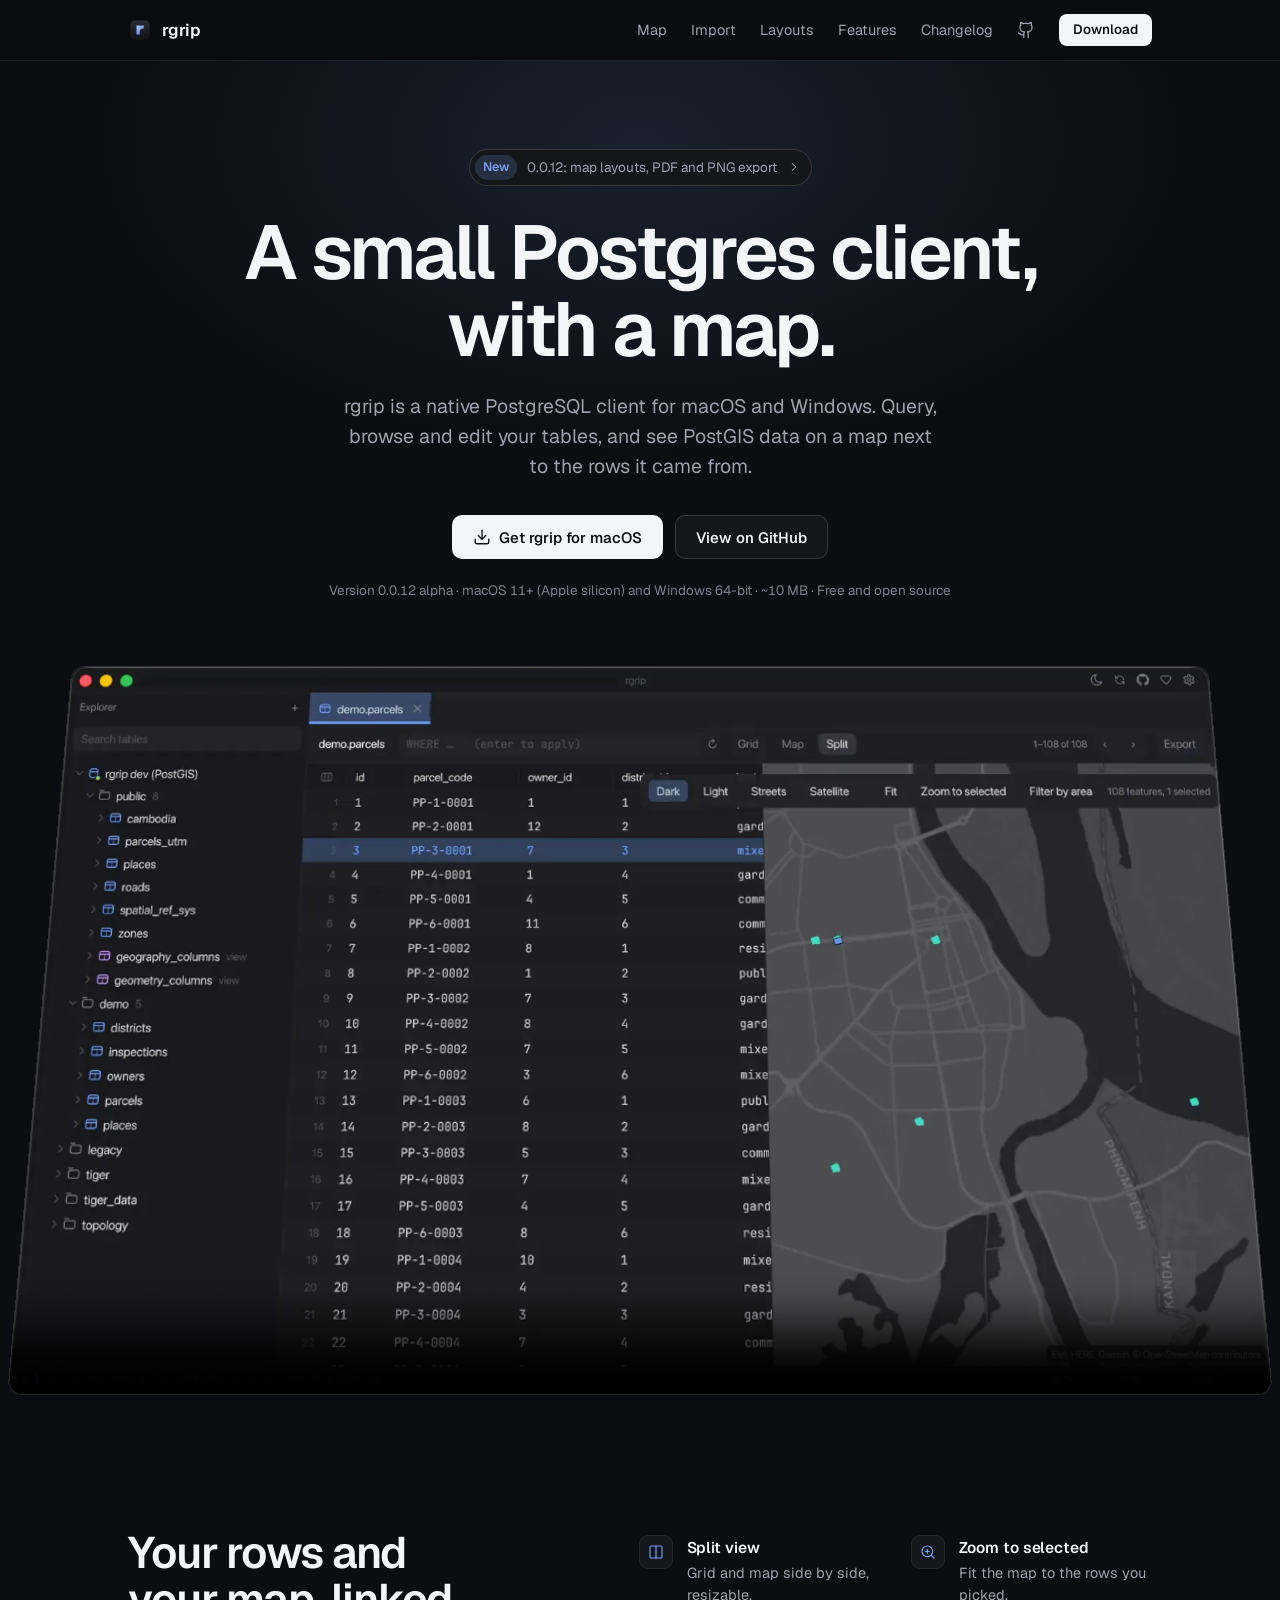
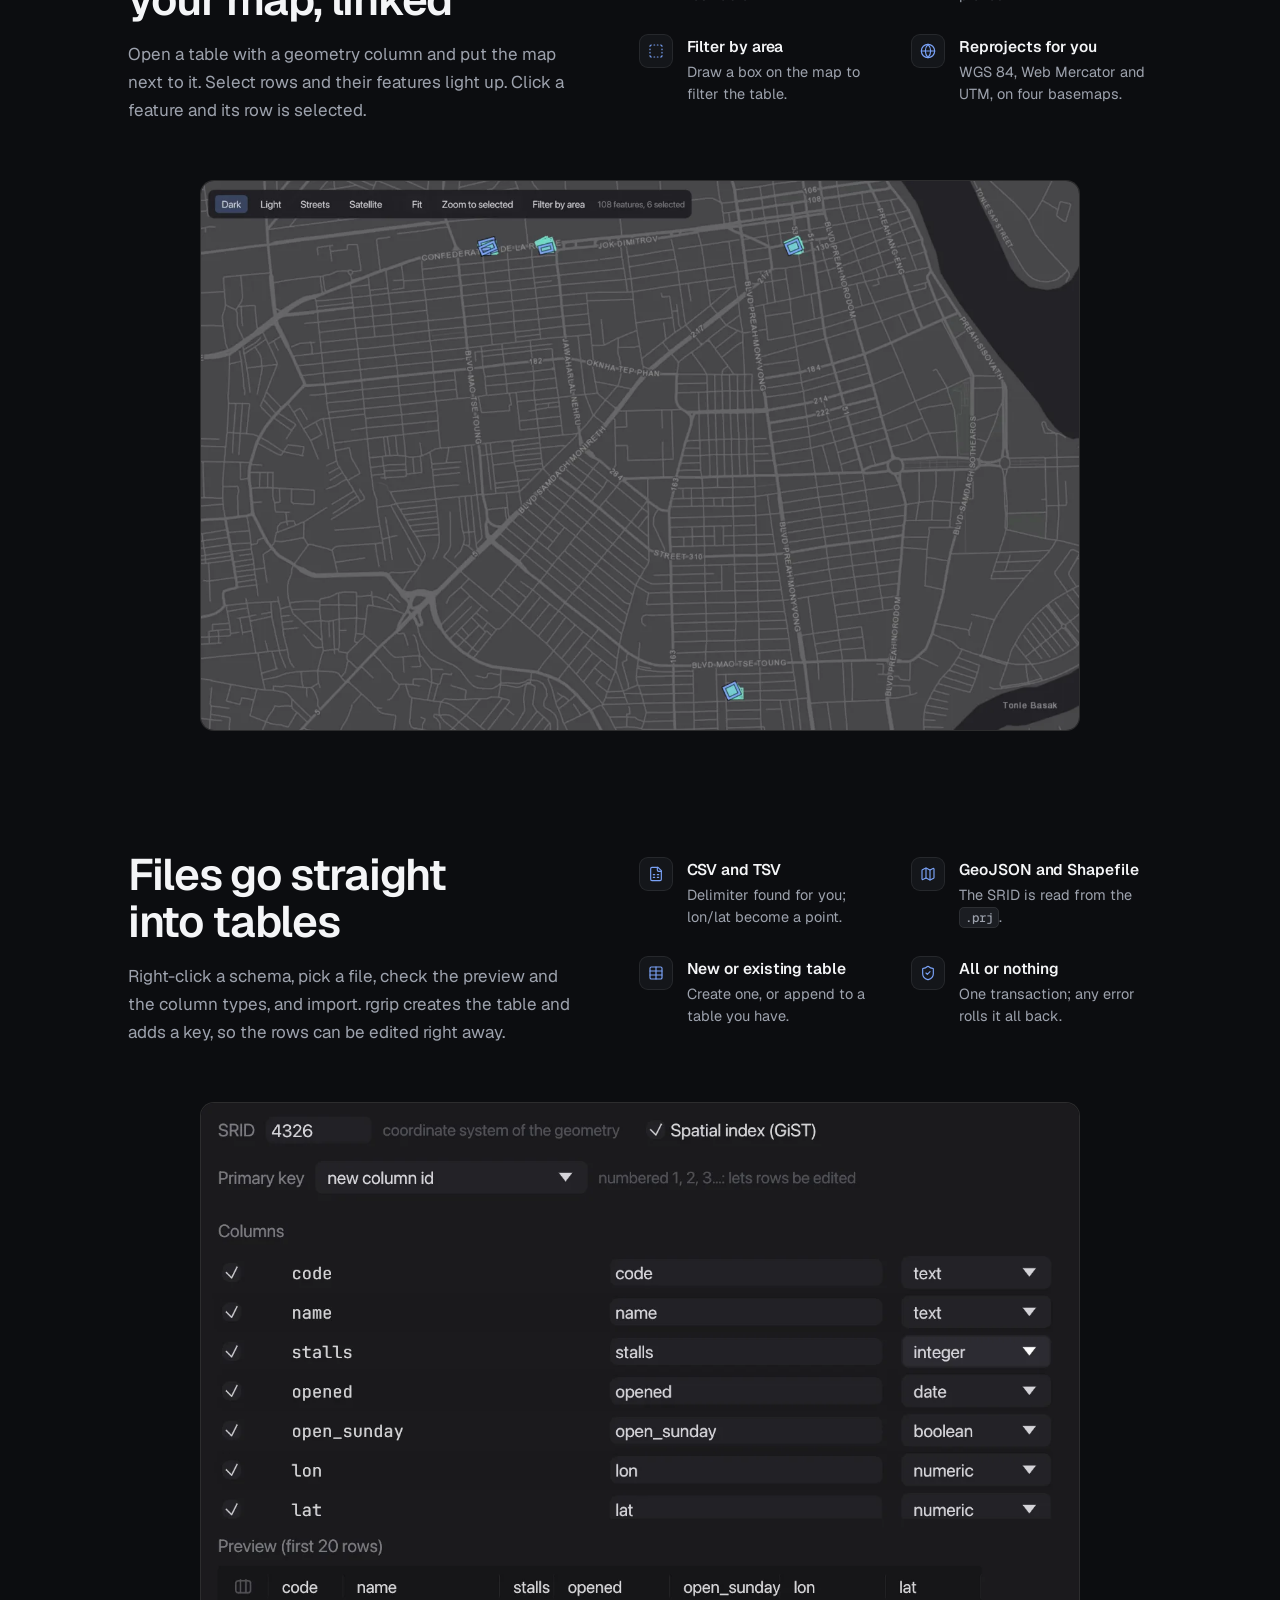
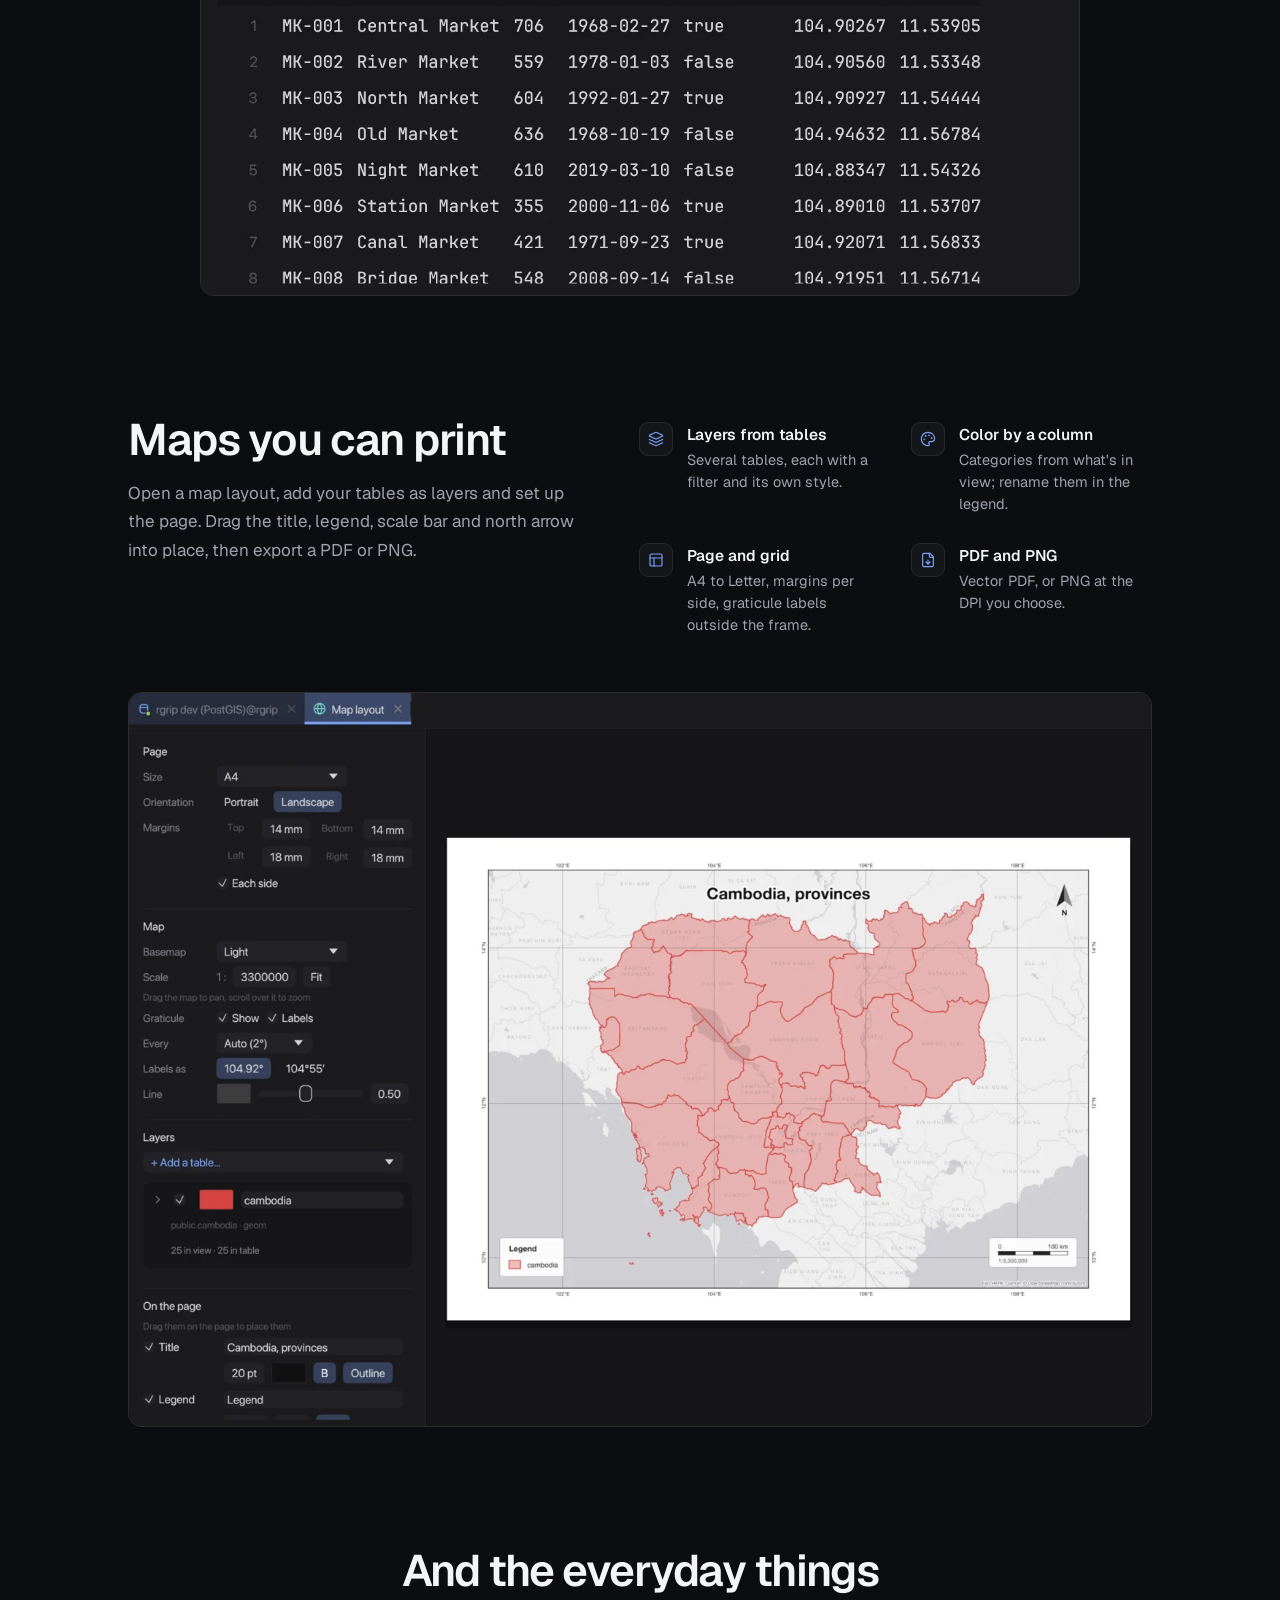
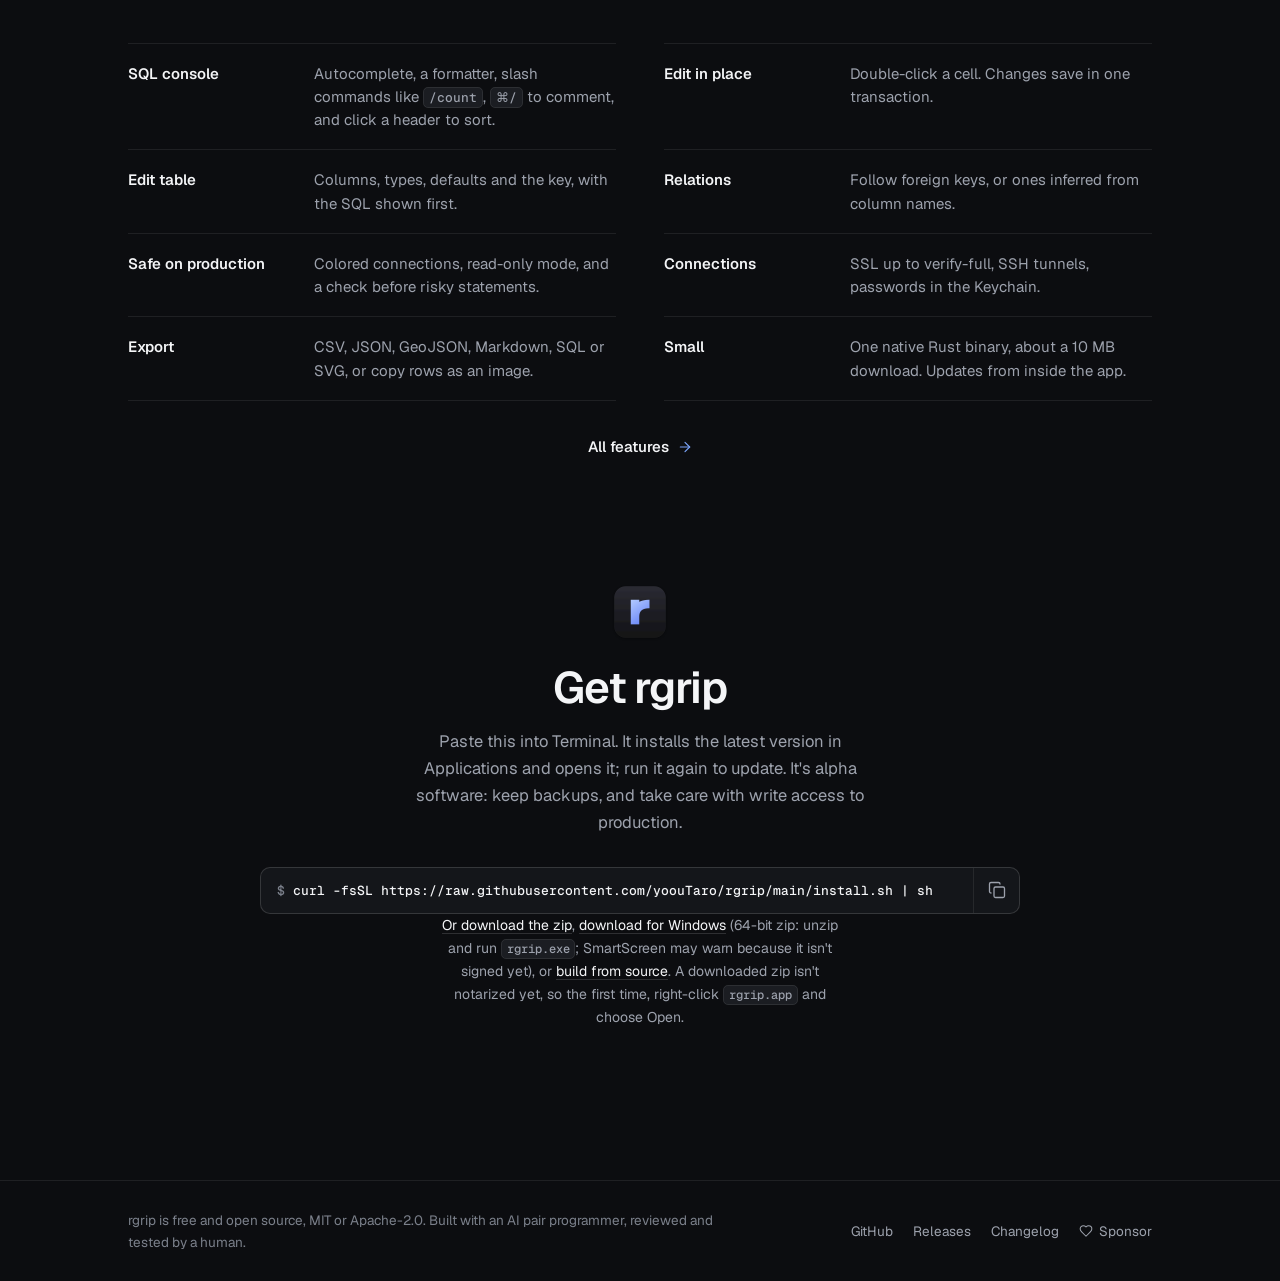
<file: site/index.html>
<!doctype html>
<html lang="en">
<head>
  <meta charset="utf-8">
  <meta name="viewport" content="width=device-width, initial-scale=1">
  <title>rgrip: a small Postgres client, with a map</title>
  <meta name="description" content="A small native PostgreSQL client for macOS and Windows with a built-in map for PostGIS data. Free and open source.">
  <meta name="theme-color" content="#0c0d10">
  <link rel="icon" type="image/png" href="img/icon.png">
  <link rel="apple-touch-icon" href="img/icon.png">
  <link rel="canonical" href="https://yoouTaro.github.io/rgrip/">

  <meta property="og:type" content="website">
  <meta property="og:site_name" content="rgrip">
  <meta property="og:title" content="rgrip: a small Postgres client, with a map">
  <meta property="og:description" content="A small native PostgreSQL client for macOS and Windows with a built-in map for PostGIS data. Free and open source.">
  <meta property="og:url" content="https://yoouTaro.github.io/rgrip/">
  <meta property="og:image" content="https://yoouTaro.github.io/rgrip/img/og.png">
  <meta name="twitter:card" content="summary_large_image">
  <meta name="twitter:title" content="rgrip: a small Postgres client, with a map">
  <meta name="twitter:description" content="A small native PostgreSQL client for macOS and Windows with a built-in map for PostGIS data. Free and open source.">
  <meta name="twitter:image" content="https://yoouTaro.github.io/rgrip/img/og.png">

  <link rel="preload" href="fonts/geist.woff2" as="font" type="font/woff2" crossorigin>
  <link rel="stylesheet" href="style.css?v=13">
  <script src="main.js?v=13" defer></script>
</head>
<body>
  <a class="skip" href="#main">Skip to content</a>

  <header class="top">
    <div class="wrap top-in">
      <a class="mark" href="#top" aria-label="rgrip home">
        <img src="img/icon.png" alt="" width="24" height="24"><span>rgrip</span>
      </a>
      <nav aria-label="Primary">
        <a href="#map">Map</a>
        <a href="#import">Import</a>
        <a href="#layout">Layouts</a>
        <a href="features.html">Features</a>
        <a href="https://github.com/yoouTaro/rgrip/blob/main/CHANGELOG.md">Changelog</a>
        <a href="https://github.com/yoouTaro/rgrip" class="nav-gh" aria-label="GitHub"><svg class="ico" viewBox="0 0 24 24" aria-hidden="true"><path d="M15 22v-4a4.8 4.8 0 0 0-1-3.5c3 0 6-2 6-5.5.08-1.25-.27-2.48-1-3.5.28-1.15.28-2.35 0-3.5 0 0-1 0-3 1.5-2.64-.5-5.36-.5-8 0C6 2 5 2 5 2c-.3 1.15-.3 2.35 0 3.5A5.403 5.403 0 0 0 4 9c0 3.5 3 5.5 6 5.5-.39.49-.68 1.05-.85 1.65-.17.6-.22 1.23-.15 1.85v4"/><path d="M9 18c-4.51 2-5-2-7-2"/></svg></a>
        <a class="btn btn-sm btn-primary" data-download href="https://github.com/yoouTaro/rgrip/releases"><span>Download</span></a>
      </nav>
    </div>
  </header>

  <main id="main">
    <section class="hero" id="top">
      <div class="wrap">
        <a class="pill" href="https://github.com/yoouTaro/rgrip/releases/tag/v0.0.12-alpha"><span class="pill-tag">New</span><span><span data-version>0.0.12</span>: map layouts, PDF and PNG export</span><svg class="ico" viewBox="0 0 24 24" aria-hidden="true"><path d="m9 18 6-6-6-6"/></svg></a>
        <h1>A small Postgres client,<br>with a map.</h1>
        <p class="lead">rgrip is a native PostgreSQL client for macOS and Windows. Query, browse and edit your tables, and see PostGIS data on a map next to the rows it came from.</p>
        <div class="cta">
          <a class="btn btn-primary" href="#download"><svg class="ico" viewBox="0 0 24 24" aria-hidden="true"><path d="M12 15V3"/><path d="M21 15v4a2 2 0 0 1-2 2H5a2 2 0 0 1-2-2v-4"/><path d="m7 10 5 5 5-5"/></svg><span>Get rgrip for macOS</span></a>
          <a class="btn btn-ghost" href="https://github.com/yoouTaro/rgrip">View on GitHub</a>
        </div>
        <p class="fine">Version <span data-version>0.0.12</span> alpha · macOS 11+ (Apple silicon) and Windows 64-bit · ~10 MB · Free and open source</p>
      </div>
      <div class="wrap wrap-wide">
        <figure class="shot shot-hero">
          <video src="clips/linked.mp4" poster="img/split.webp" autoplay loop muted playsinline preload="metadata" aria-label="Split view of demo.parcels: selecting rows in the grid highlights the parcels on the map"></video>
        </figure>
      </div>
    </section>

    <section class="section" id="map" aria-labelledby="map-h">
      <div class="wrap split">
        <div class="copy">
          <h2 id="map-h">Your rows and your map, linked</h2>
          <p>Open a table with a geometry column and put the map next to it. Select rows and their features light up. Click a feature and its row is selected.</p>
        </div>
        <ul class="points">
          <li><svg class="ico" viewBox="0 0 24 24" aria-hidden="true"><rect width="18" height="18" x="3" y="3" rx="2"/><path d="M12 3v18"/></svg><div><b>Split view</b><span>Grid and map side by side, resizable.</span></div></li>
          <li><svg class="ico" viewBox="0 0 24 24" aria-hidden="true"><circle cx="11" cy="11" r="8"/><path d="m21 21-4.3-4.3"/><path d="M11 8v6"/><path d="M8 11h6"/></svg><div><b>Zoom to selected</b><span>Fit the map to the rows you picked.</span></div></li>
          <li><svg class="ico" viewBox="0 0 24 24" aria-hidden="true"><path d="M5 3a2 2 0 0 0-2 2"/><path d="M19 3a2 2 0 0 1 2 2"/><path d="M21 19a2 2 0 0 1-2 2"/><path d="M5 21a2 2 0 0 1-2-2"/><path d="M9 3h1"/><path d="M9 21h1"/><path d="M14 3h1"/><path d="M14 21h1"/><path d="M3 9v1"/><path d="M21 9v1"/><path d="M3 14v1"/><path d="M21 14v1"/></svg><div><b>Filter by area</b><span>Draw a box on the map to filter the table.</span></div></li>
          <li><svg class="ico" viewBox="0 0 24 24" aria-hidden="true"><circle cx="12" cy="12" r="10"/><path d="M12 2a14.5 14.5 0 0 0 0 20 14.5 14.5 0 0 0 0-20"/><path d="M2 12h20"/></svg><div><b>Reprojects for you</b><span>WGS 84, Web Mercator and UTM, on four basemaps.</span></div></li>
        </ul>
      </div>
      <div class="wrap">
        <figure class="shot shot-map">
          <img src="img/map.webp" alt="Map view of demo.parcels with six selected parcels highlighted over a dark basemap" width="1400" height="875" loading="lazy">
        </figure>
      </div>
    </section>

    <section class="section" id="import" aria-labelledby="import-h">
      <div class="wrap split">
        <div class="copy">
          <h2 id="import-h">Files go straight into tables</h2>
          <p>Right-click a schema, pick a file, check the preview and the column types, and import. rgrip creates the table and adds a key, so the rows can be edited right away.</p>
        </div>
        <ul class="points">
          <li><svg class="ico" viewBox="0 0 24 24" aria-hidden="true"><path d="M15 2H6a2 2 0 0 0-2 2v16a2 2 0 0 0 2 2h12a2 2 0 0 0 2-2V7Z"/><path d="M14 2v4a2 2 0 0 0 2 2h4"/><path d="M8 13h2"/><path d="M14 13h2"/><path d="M8 17h2"/><path d="M14 17h2"/></svg><div><b>CSV and TSV</b><span>Delimiter found for you; lon/lat become a point.</span></div></li>
          <li><svg class="ico" viewBox="0 0 24 24" aria-hidden="true"><path d="M14.106 5.553a2 2 0 0 0 1.788 0l3.659-1.83A1 1 0 0 1 21 4.619v12.764a1 1 0 0 1-.553.894l-4.553 2.277a2 2 0 0 1-1.788 0l-4.212-2.106a2 2 0 0 0-1.788 0l-3.659 1.83A1 1 0 0 1 3 19.381V6.618a1 1 0 0 1 .553-.894l4.553-2.277a2 2 0 0 1 1.788 0z"/><path d="M15 5.764v15"/><path d="M9 3.236v15"/></svg><div><b>GeoJSON and Shapefile</b><span>The SRID is read from the <code>.prj</code>.</span></div></li>
          <li><svg class="ico" viewBox="0 0 24 24" aria-hidden="true"><path d="M12 3v18"/><rect width="18" height="18" x="3" y="3" rx="2"/><path d="M3 9h18"/><path d="M3 15h18"/></svg><div><b>New or existing table</b><span>Create one, or append to a table you have.</span></div></li>
          <li><svg class="ico" viewBox="0 0 24 24" aria-hidden="true"><path d="M20 13c0 5-3.5 7.5-7.66 8.95a1 1 0 0 1-.67-.01C7.5 20.5 4 18 4 13V6a1 1 0 0 1 1-1c2 0 4.5-1.2 6.24-2.72a1.17 1.17 0 0 1 1.52 0C14.51 3.81 17 5 19 5a1 1 0 0 1 1 1z"/><path d="m9 12 2 2 4-4"/></svg><div><b>All or nothing</b><span>One transaction; any error rolls it all back.</span></div></li>
        </ul>
      </div>
      <div class="wrap">
        <figure class="shot shot-import">
          <picture>
            <source media="(max-width: 640px)" srcset="img/import-mobile.webp" width="1290" height="1164">
            <img src="img/import.webp" alt="Import data dialog: markets.csv with inferred column types, a point column from lon and lat, SRID 4326 and a preview of the rows" width="1400" height="1238" loading="lazy">
          </picture>
        </figure>
      </div>
    </section>

    <section class="section" id="layout" aria-labelledby="layout-h">
      <div class="wrap split">
        <div class="copy">
          <h2 id="layout-h">Maps you can print</h2>
          <p>Open a map layout, add your tables as layers and set up the page. Drag the title, legend, scale bar and north arrow into place, then export a PDF or PNG.</p>
        </div>
        <ul class="points">
          <li><svg class="ico" viewBox="0 0 24 24" aria-hidden="true"><path d="m12.83 2.18a2 2 0 0 0-1.66 0L2.6 6.08a1 1 0 0 0 0 1.83l8.58 3.91a2 2 0 0 0 1.66 0l8.58-3.9a1 1 0 0 0 0-1.83Z"/><path d="m22 17.65-9.17 4.16a2 2 0 0 1-1.66 0L2 17.65"/><path d="m22 12.65-9.17 4.16a2 2 0 0 1-1.66 0L2 12.65"/></svg><div><b>Layers from tables</b><span>Several tables, each with a filter and its own style.</span></div></li>
          <li><svg class="ico" viewBox="0 0 24 24" aria-hidden="true"><path d="M12 22a1 1 0 0 1 0-20 10 9 0 0 1 10 9 5 5 0 0 1-5 5h-2.25a1.75 1.75 0 0 0-1.4 2.8l.3.4a1.75 1.75 0 0 1-1.4 2.8z"/><circle cx="13.5" cy="6.5" r=".5" fill="currentColor"/><circle cx="17.5" cy="10.5" r=".5" fill="currentColor"/><circle cx="6.5" cy="12.5" r=".5" fill="currentColor"/><circle cx="8.5" cy="7.5" r=".5" fill="currentColor"/></svg><div><b>Color by a column</b><span>Categories from what's in view; rename them in the legend.</span></div></li>
          <li><svg class="ico" viewBox="0 0 24 24" aria-hidden="true"><rect width="18" height="18" x="3" y="3" rx="2"/><path d="M3 9h18"/><path d="M9 21V9"/></svg><div><b>Page and grid</b><span>A4 to Letter, margins per side, graticule labels outside the frame.</span></div></li>
          <li><svg class="ico" viewBox="0 0 24 24" aria-hidden="true"><path d="M15 2H6a2 2 0 0 0-2 2v16a2 2 0 0 0 2 2h12a2 2 0 0 0 2-2V7Z"/><path d="M14 2v4a2 2 0 0 0 2 2h4"/><path d="M12 18v-6"/><path d="m9 15 3 3 3-3"/></svg><div><b>PDF and PNG</b><span>Vector PDF, or PNG at the DPI you choose.</span></div></li>
        </ul>
      </div>
      <div class="wrap">
        <figure class="shot shot-layout">
          <img src="img/layout.webp" alt="Map layout tab: the provinces of Cambodia on an A4 landscape page with a graticule, title, legend, scale bar and north arrow, next to the page and layer settings" width="1400" height="1005" loading="lazy">
        </figure>
      </div>
    </section>

    <section class="section" id="features" aria-labelledby="features-h">
      <div class="wrap">
        <h2 id="features-h" class="center">And the everyday things</h2>
        <dl class="list">
          <div><dt>SQL console</dt><dd>Autocomplete, a formatter, slash commands like <code>/count</code>, <kbd>⌘/</kbd> to comment, and click a header to sort.</dd></div>
          <div><dt>Edit in place</dt><dd>Double-click a cell. Changes save in one transaction.</dd></div>
          <div><dt>Edit table</dt><dd>Columns, types, defaults and the key, with the SQL shown first.</dd></div>
          <div><dt>Relations</dt><dd>Follow foreign keys, or ones inferred from column names.</dd></div>
          <div><dt>Safe on production</dt><dd>Colored connections, read-only mode, and a check before risky statements.</dd></div>
          <div><dt>Connections</dt><dd>SSL up to verify-full, SSH tunnels, passwords in the Keychain.</dd></div>
          <div><dt>Export</dt><dd>CSV, JSON, GeoJSON, Markdown, SQL or SVG, or copy rows as an image.</dd></div>
          <div><dt>Small</dt><dd>One native Rust binary, about a 10 MB download. Updates from inside the app.</dd></div>
        </dl>
        <p class="more"><a href="features.html">All features<svg class="ico" viewBox="0 0 24 24" aria-hidden="true"><path d="M5 12h14"/><path d="m12 5 7 7-7 7"/></svg></a></p>
      </div>
    </section>

    <section class="section get" id="download" aria-labelledby="download-h">
      <div class="wrap narrow center">
        <img src="img/icon.png" alt="" width="64" height="64" class="get-icon">
        <h2 id="download-h">Get rgrip</h2>
        <p>Paste this into Terminal. It installs the latest version in Applications and opens it; run it again to update. It's alpha software: keep backups, and take care with write access to production.</p>
        <div class="cmd">
          <code class="cmd-text" tabindex="0">curl -fsSL https://raw.githubusercontent.com/yoouTaro/rgrip/main/install.sh | sh</code>
          <button class="cmd-copy" type="button" data-copy="curl -fsSL https://raw.githubusercontent.com/yoouTaro/rgrip/main/install.sh | sh" aria-label="Copy command"><svg class="ico ico-copy" viewBox="0 0 24 24" aria-hidden="true"><rect width="14" height="14" x="8" y="8" rx="2"/><path d="M4 16c-1.1 0-2-.9-2-2V4c0-1.1.9-2 2-2h10c1.1 0 2 .9 2 2"/></svg><svg class="ico ico-check" viewBox="0 0 24 24" aria-hidden="true"><path d="M20 6 9 17l-5-5"/></svg></button>
        </div>
        <p class="alt"><a data-download href="https://github.com/yoouTaro/rgrip/releases">Or download the zip</a>, <a data-download-windows href="https://github.com/yoouTaro/rgrip/releases">download for Windows</a> (64-bit zip: unzip and run <code>rgrip.exe</code>; SmartScreen may warn because it isn't signed yet), or <a href="https://github.com/yoouTaro/rgrip#build-from-source">build from source</a>. A downloaded zip isn't notarized yet, so the first time, right-click <code>rgrip.app</code> and choose Open.</p>
      </div>
    </section>
  </main>

  <footer class="foot">
    <div class="wrap foot-in">
      <p>rgrip is free and open source, MIT or Apache-2.0. Built with an AI pair programmer, reviewed and tested by a human.</p>
      <nav aria-label="Footer">
        <a href="https://github.com/yoouTaro/rgrip">GitHub</a>
        <a href="https://github.com/yoouTaro/rgrip/releases">Releases</a>
        <a href="https://github.com/yoouTaro/rgrip/blob/main/CHANGELOG.md">Changelog</a>
        <a data-donate href="https://github.com/sponsors/yoouTaro"><svg class="ico" viewBox="0 0 24 24" aria-hidden="true"><path d="M19 14c1.49-1.46 3-3.21 3-5.5A5.5 5.5 0 0 0 16.5 3c-1.76 0-3 .5-4.5 2-1.5-1.5-2.74-2-4.5-2A5.5 5.5 0 0 0 2 8.5c0 2.3 1.5 4.05 3 5.5l7 7Z"/></svg>Sponsor</a>
      </nav>
    </div>
  </footer>
</body>
</html>
</file>
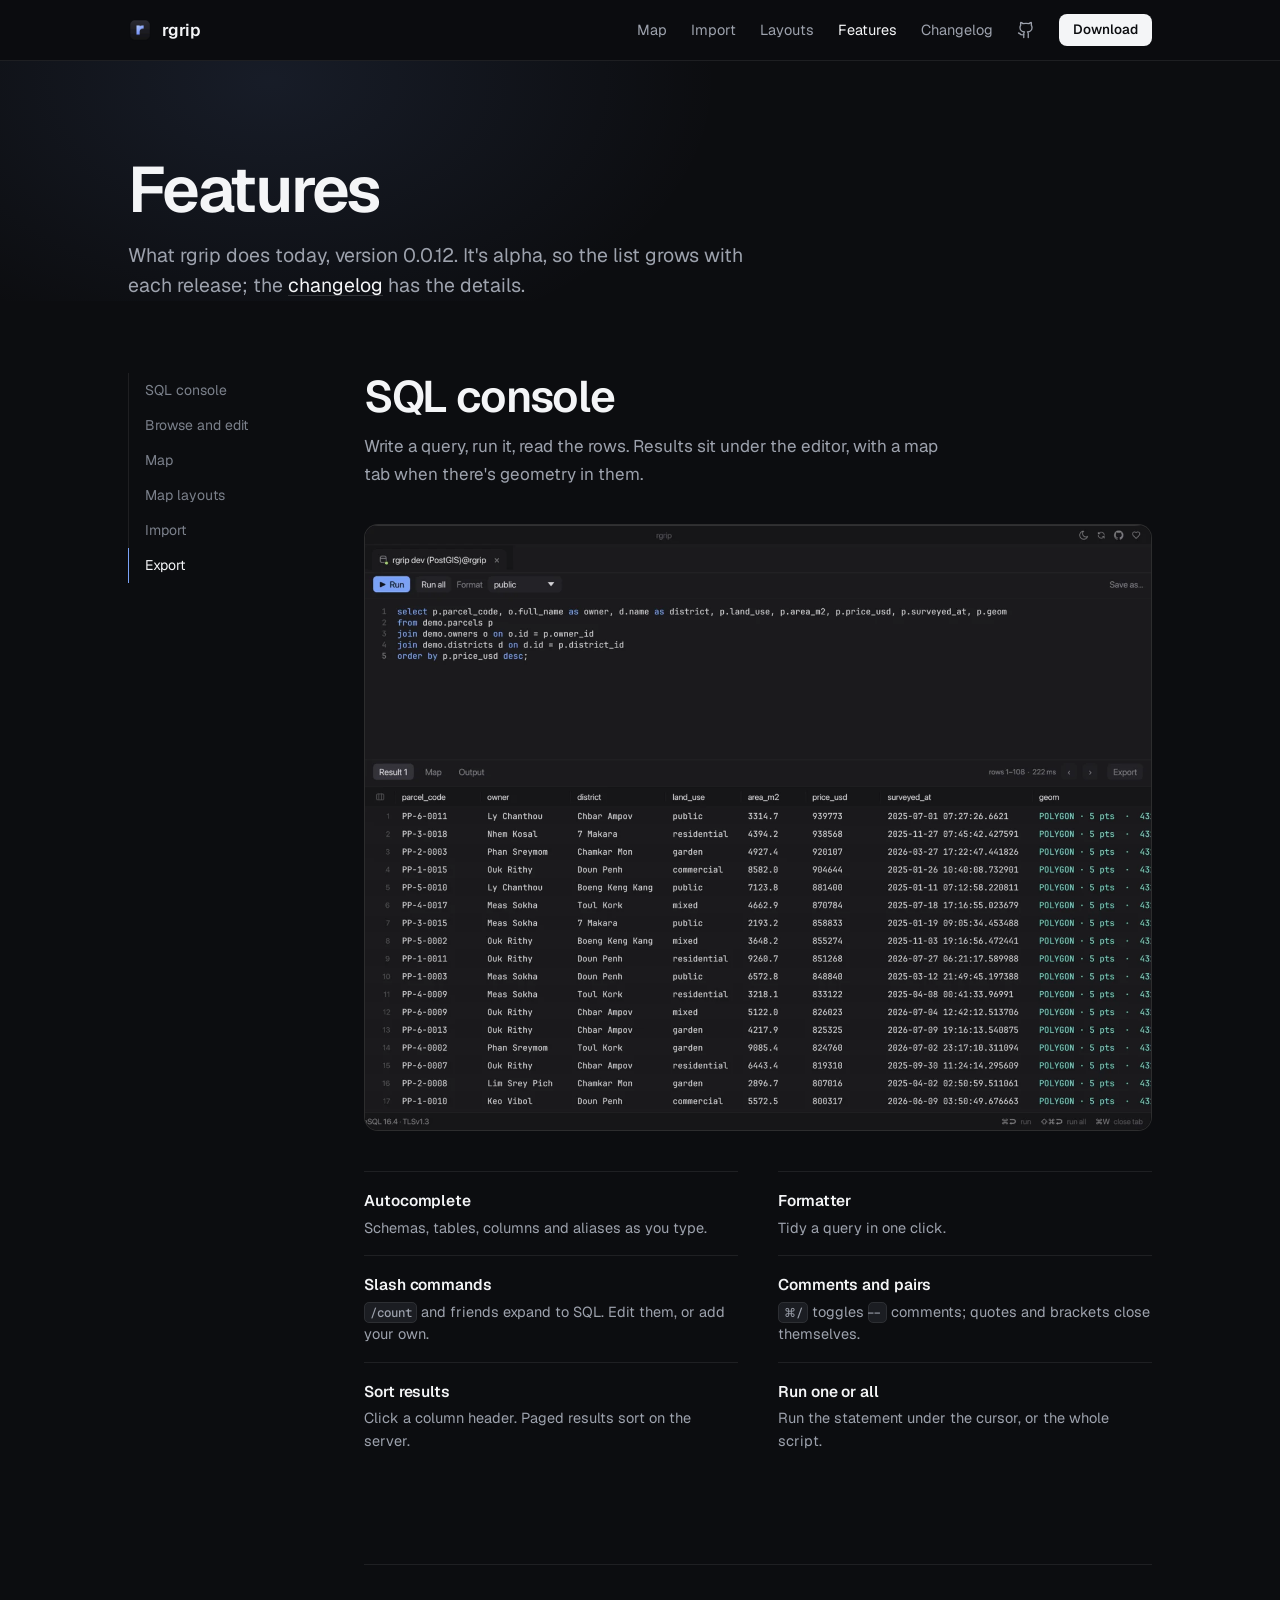
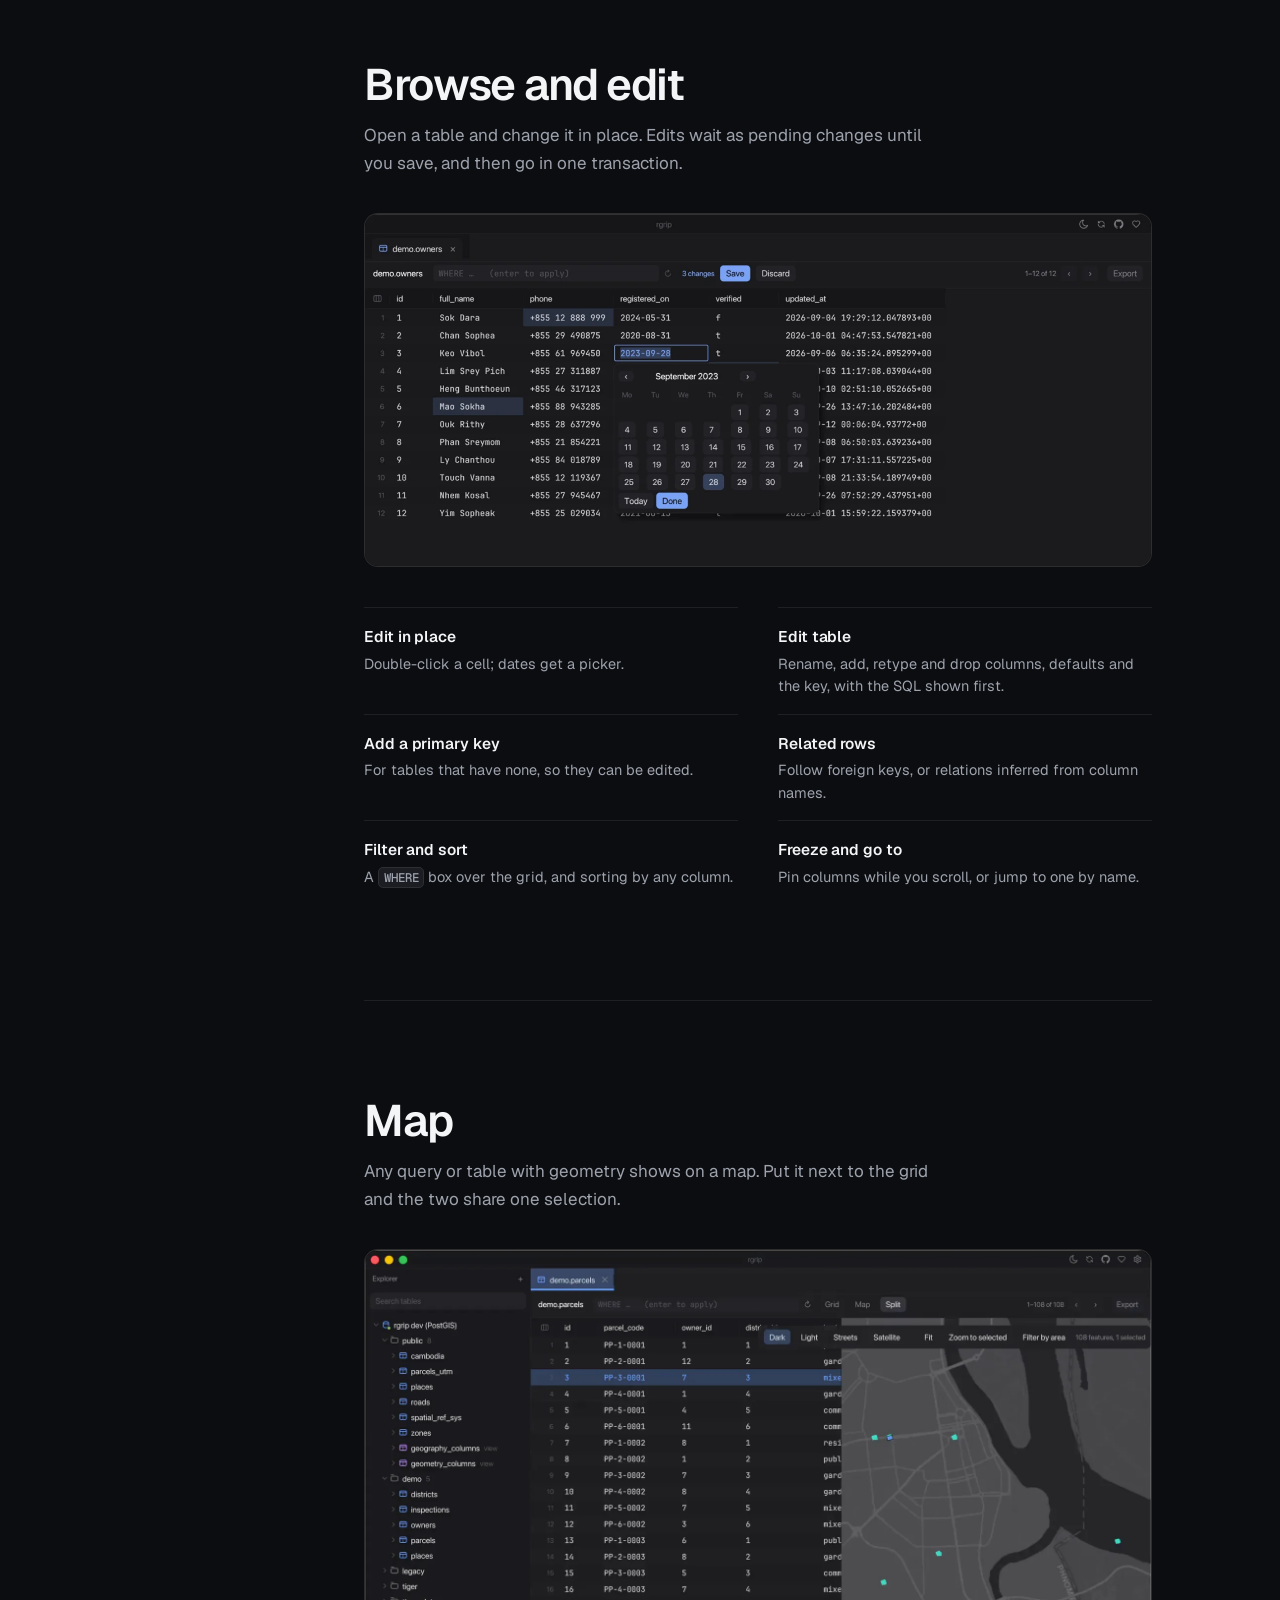
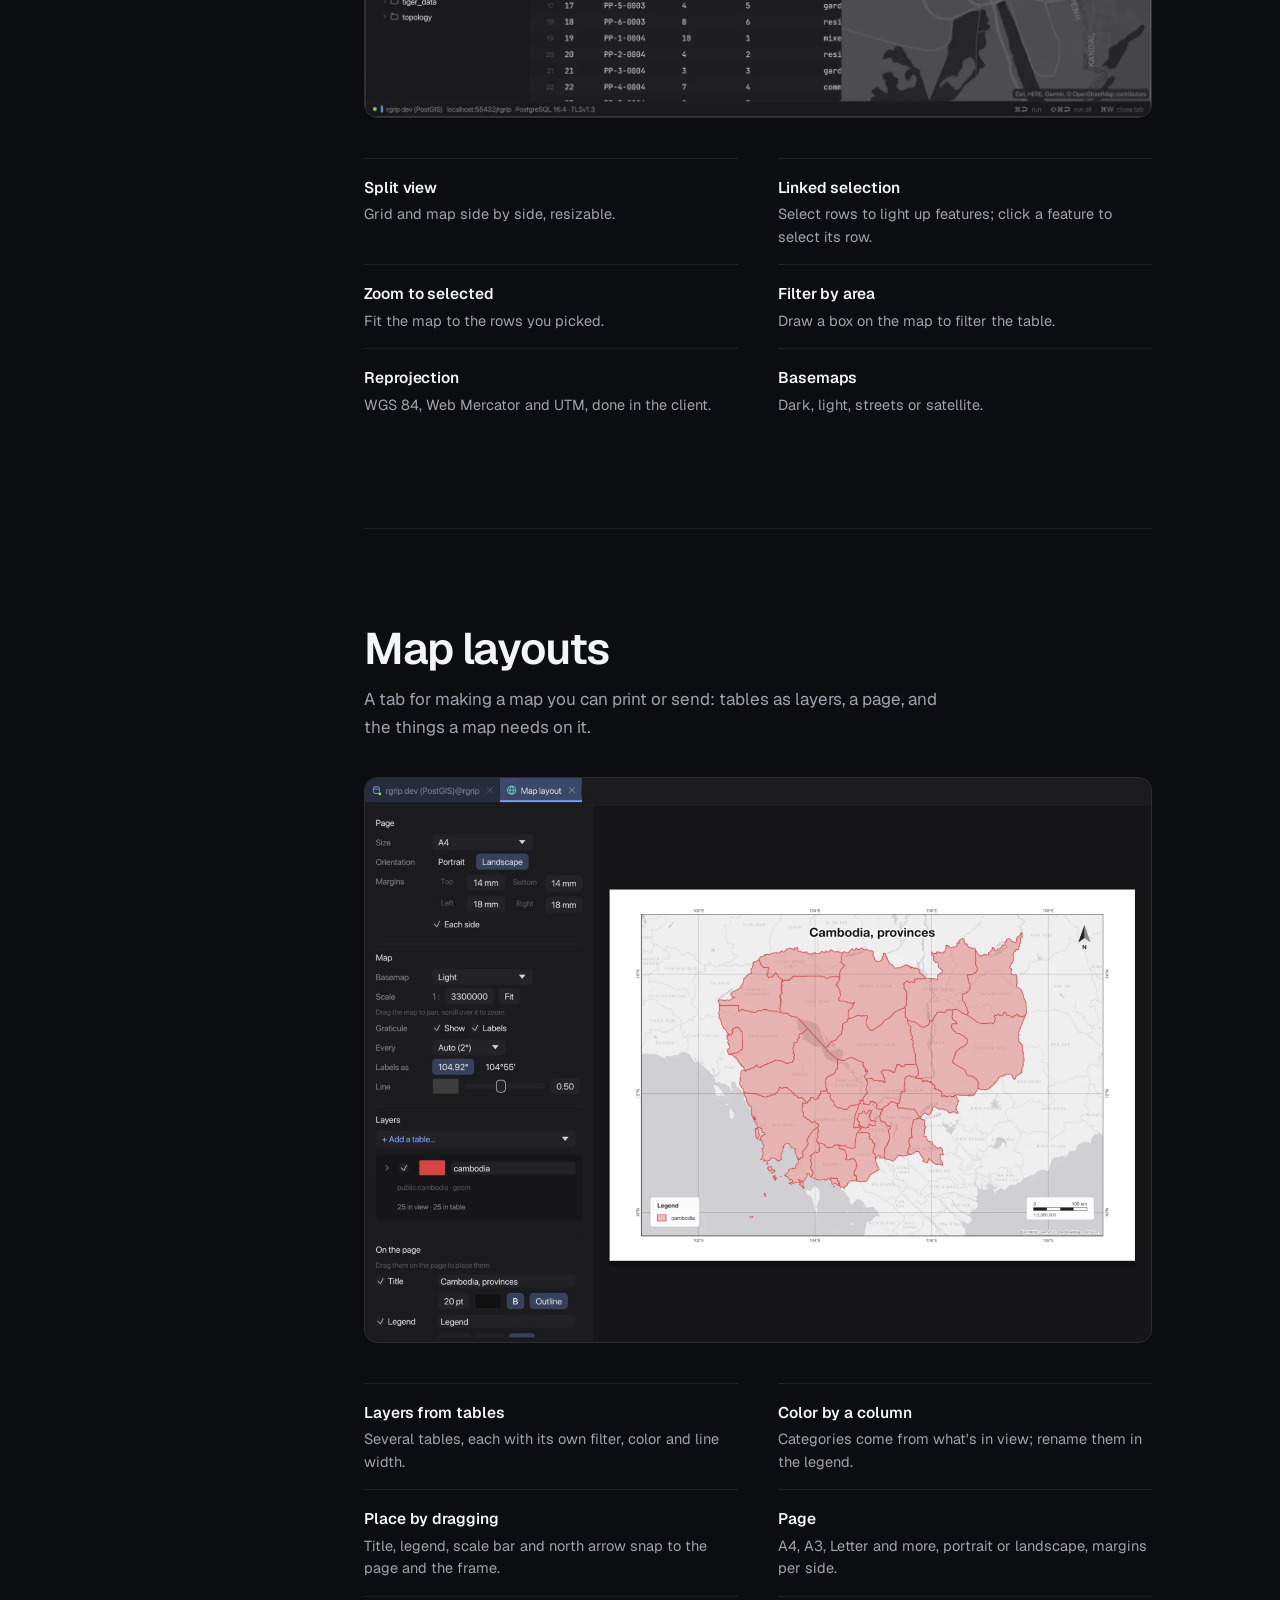
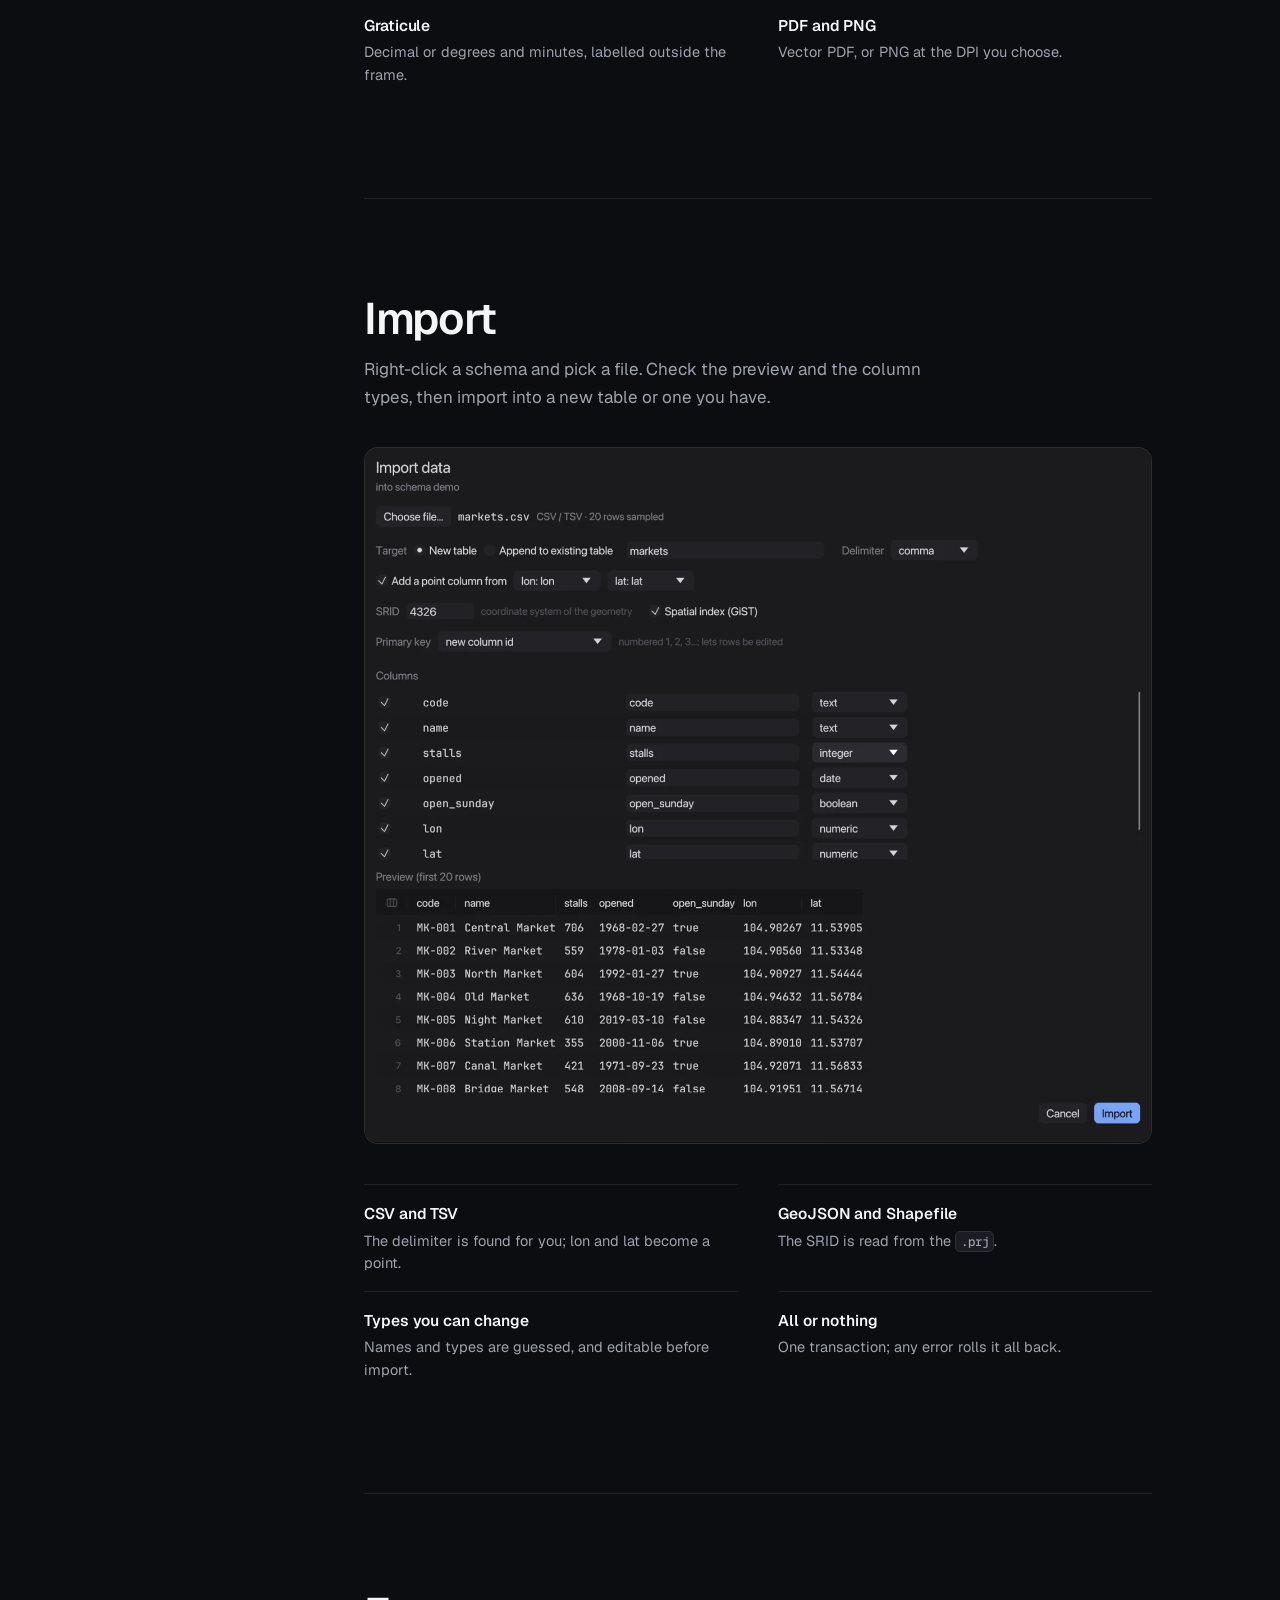
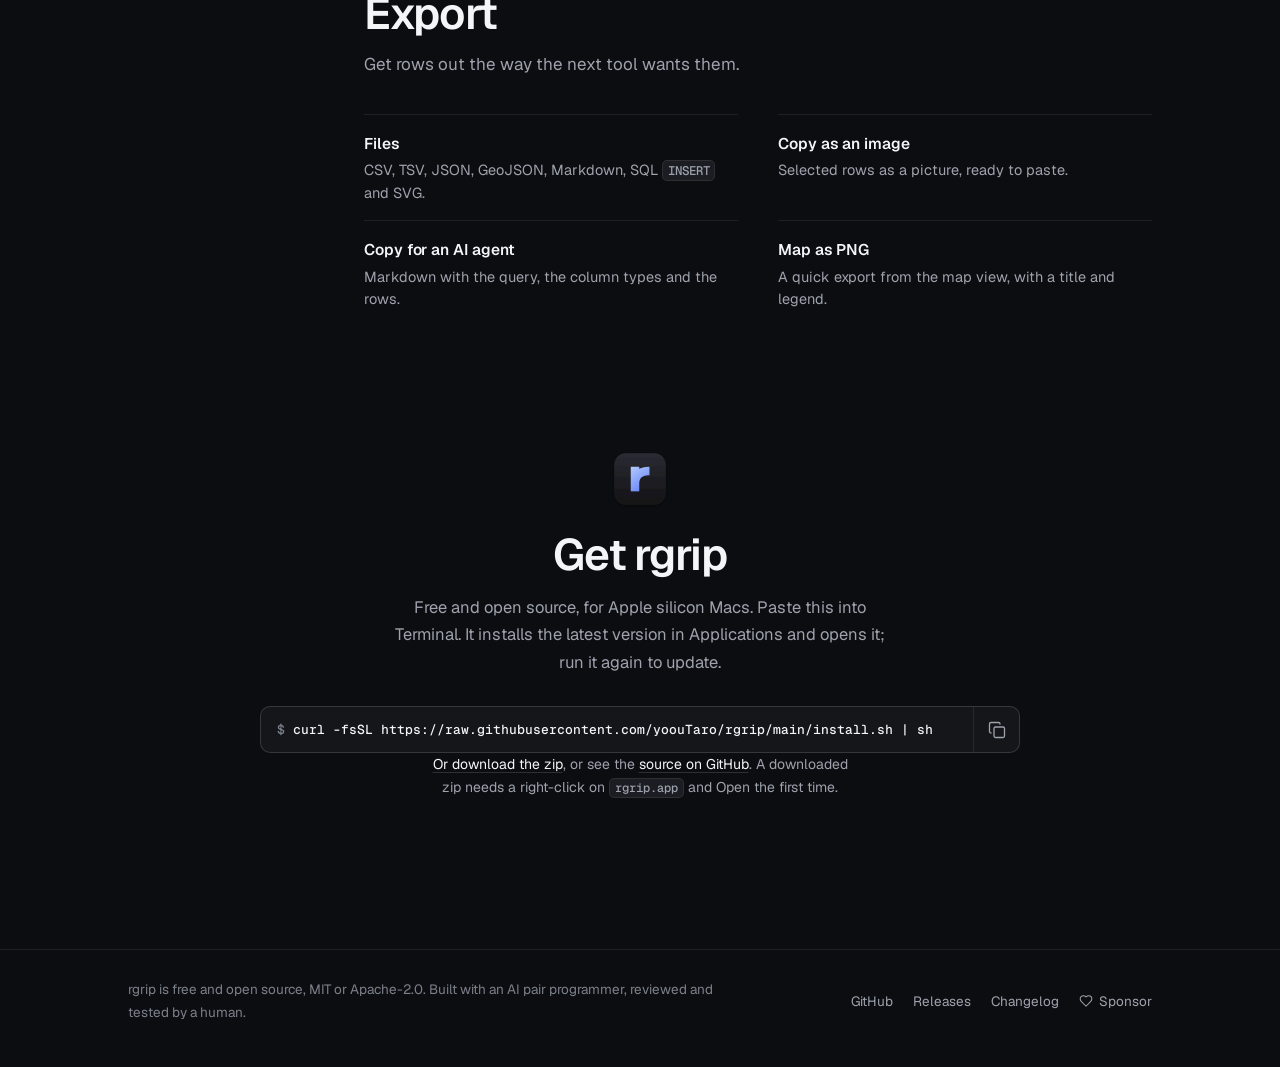
<file: site/features.html>
<!doctype html>
<html lang="en">
<head>
  <meta charset="utf-8">
  <meta name="viewport" content="width=device-width, initial-scale=1">
  <title>Features · rgrip</title>
  <meta name="description" content="Everything rgrip does: the SQL console, browsing and editing tables, the map, map layouts with PDF and PNG export, and importing files into PostGIS.">
  <meta name="theme-color" content="#0c0d10">
  <link rel="icon" type="image/png" href="img/icon.png">
  <link rel="apple-touch-icon" href="img/icon.png">
  <link rel="canonical" href="https://yoouTaro.github.io/rgrip/features.html">

  <meta property="og:type" content="website">
  <meta property="og:site_name" content="rgrip">
  <meta property="og:title" content="Features · rgrip">
  <meta property="og:description" content="Everything rgrip does: the SQL console, browsing and editing tables, the map, map layouts with PDF and PNG export, and importing files into PostGIS.">
  <meta property="og:url" content="https://yoouTaro.github.io/rgrip/features.html">
  <meta property="og:image" content="https://yoouTaro.github.io/rgrip/img/og.png">
  <meta name="twitter:card" content="summary_large_image">

  <link rel="preload" href="fonts/geist.woff2" as="font" type="font/woff2" crossorigin>
  <link rel="stylesheet" href="style.css?v=13">
  <script src="main.js?v=13" defer></script>
</head>
<body>
  <a class="skip" href="#main">Skip to content</a>

  <header class="top">
    <div class="wrap top-in">
      <a class="mark" href="./" aria-label="rgrip home">
        <img src="img/icon.png" alt="" width="24" height="24"><span>rgrip</span>
      </a>
      <nav aria-label="Primary">
        <a href="./#map">Map</a>
        <a href="./#import">Import</a>
        <a href="./#layout">Layouts</a>
        <a href="features.html" aria-current="page">Features</a>
        <a href="https://github.com/yoouTaro/rgrip/blob/main/CHANGELOG.md">Changelog</a>
        <a href="https://github.com/yoouTaro/rgrip" class="nav-gh" aria-label="GitHub"><svg class="ico" viewBox="0 0 24 24" aria-hidden="true"><path d="M15 22v-4a4.8 4.8 0 0 0-1-3.5c3 0 6-2 6-5.5.08-1.25-.27-2.48-1-3.5.28-1.15.28-2.35 0-3.5 0 0-1 0-3 1.5-2.64-.5-5.36-.5-8 0C6 2 5 2 5 2c-.3 1.15-.3 2.35 0 3.5A5.403 5.403 0 0 0 4 9c0 3.5 3 5.5 6 5.5-.39.49-.68 1.05-.85 1.65-.17.6-.22 1.23-.15 1.85v4"/><path d="M9 18c-4.51 2-5-2-7-2"/></svg></a>
        <a class="btn btn-sm btn-primary" data-download href="https://github.com/yoouTaro/rgrip/releases"><span>Download</span></a>
      </nav>
    </div>
  </header>

  <main id="main">
    <section class="page-head">
      <div class="wrap">
        <h1 class="page-title">Features</h1>
        <p class="lead page-lead">What rgrip does today, version <span data-version>0.0.12</span>. It's alpha, so the list grows with each release; the <a href="https://github.com/yoouTaro/rgrip/blob/main/CHANGELOG.md">changelog</a> has the details.</p>
      </div>
    </section>

    <div class="wrap feat">
      <nav class="toc" aria-label="On this page">
        <a href="#query" class="on">SQL console</a>
        <a href="#edit">Browse and edit</a>
        <a href="#map">Map</a>
        <a href="#layout">Map layouts</a>
        <a href="#import">Import</a>
        <a href="#export">Export</a>
      </nav>

      <div class="groups">
        <section class="group" id="query" aria-labelledby="query-h">
          <h2 id="query-h">SQL console</h2>
          <p class="group-copy">Write a query, run it, read the rows. Results sit under the editor, with a map tab when there's geometry in them.</p>
          <figure class="shot"><img src="img/query.webp" alt="SQL console: a join across demo.parcels, owners and districts, and its 108 rows in the grid below" width="1400" height="1077" loading="lazy"></figure>
          <dl class="items">
            <div><dt>Autocomplete</dt><dd>Schemas, tables, columns and aliases as you type.</dd></div>
            <div><dt>Formatter</dt><dd>Tidy a query in one click.</dd></div>
            <div><dt>Slash commands</dt><dd><code>/count</code> and friends expand to SQL. Edit them, or add your own.</dd></div>
            <div><dt>Comments and pairs</dt><dd><kbd>⌘/</kbd> toggles <code>--</code> comments; quotes and brackets close themselves.</dd></div>
            <div><dt>Sort results</dt><dd>Click a column header. Paged results sort on the server.</dd></div>
            <div><dt>Run one or all</dt><dd>Run the statement under the cursor, or the whole script.</dd></div>
          </dl>
        </section>

        <section class="group" id="edit" aria-labelledby="edit-h">
          <h2 id="edit-h">Browse and edit</h2>
          <p class="group-copy">Open a table and change it in place. Edits wait as pending changes until you save, and then go in one transaction.</p>
          <figure class="shot"><img src="img/edit.webp" alt="demo.owners with three pending changes and the date picker open on registered_on" width="1400" height="628" loading="lazy"></figure>
          <dl class="items">
            <div><dt>Edit in place</dt><dd>Double-click a cell; dates get a picker.</dd></div>
            <div><dt>Edit table</dt><dd>Rename, add, retype and drop columns, defaults and the key, with the SQL shown first.</dd></div>
            <div><dt>Add a primary key</dt><dd>For tables that have none, so they can be edited.</dd></div>
            <div><dt>Related rows</dt><dd>Follow foreign keys, or relations inferred from column names.</dd></div>
            <div><dt>Filter and sort</dt><dd>A <code>WHERE</code> box over the grid, and sorting by any column.</dd></div>
            <div><dt>Freeze and go to</dt><dd>Pin columns while you scroll, or jump to one by name.</dd></div>
          </dl>
        </section>

        <section class="group" id="map" aria-labelledby="map-h">
          <h2 id="map-h">Map</h2>
          <p class="group-copy">Any query or table with geometry shows on a map. Put it next to the grid and the two share one selection.</p>
          <figure class="shot"><img src="img/split.webp" alt="Split view of demo.parcels: selected rows in the grid are highlighted on the map" width="1400" height="875" loading="lazy"></figure>
          <dl class="items">
            <div><dt>Split view</dt><dd>Grid and map side by side, resizable.</dd></div>
            <div><dt>Linked selection</dt><dd>Select rows to light up features; click a feature to select its row.</dd></div>
            <div><dt>Zoom to selected</dt><dd>Fit the map to the rows you picked.</dd></div>
            <div><dt>Filter by area</dt><dd>Draw a box on the map to filter the table.</dd></div>
            <div><dt>Reprojection</dt><dd>WGS 84, Web Mercator and UTM, done in the client.</dd></div>
            <div><dt>Basemaps</dt><dd>Dark, light, streets or satellite.</dd></div>
          </dl>
        </section>

        <section class="group" id="layout" aria-labelledby="layout-h">
          <h2 id="layout-h">Map layouts</h2>
          <p class="group-copy">A tab for making a map you can print or send: tables as layers, a page, and the things a map needs on it.</p>
          <figure class="shot"><img src="img/layout.webp" alt="Map layout tab: the provinces of Cambodia on an A4 landscape page with a graticule, title, legend, scale bar and north arrow" width="1400" height="1005" loading="lazy"></figure>
          <dl class="items">
            <div><dt>Layers from tables</dt><dd>Several tables, each with its own filter, color and line width.</dd></div>
            <div><dt>Color by a column</dt><dd>Categories come from what's in view; rename them in the legend.</dd></div>
            <div><dt>Place by dragging</dt><dd>Title, legend, scale bar and north arrow snap to the page and the frame.</dd></div>
            <div><dt>Page</dt><dd>A4, A3, Letter and more, portrait or landscape, margins per side.</dd></div>
            <div><dt>Graticule</dt><dd>Decimal or degrees and minutes, labelled outside the frame.</dd></div>
            <div><dt>PDF and PNG</dt><dd>Vector PDF, or PNG at the DPI you choose.</dd></div>
          </dl>
        </section>

        <section class="group" id="import" aria-labelledby="import-h">
          <h2 id="import-h">Import</h2>
          <p class="group-copy">Right-click a schema and pick a file. Check the preview and the column types, then import into a new table or one you have.</p>
          <figure class="shot"><img src="img/import.webp" alt="Import data dialog: markets.csv with inferred column types, a point column from lon and lat, SRID 4326 and a preview of the rows" width="1400" height="1238" loading="lazy"></figure>
          <dl class="items">
            <div><dt>CSV and TSV</dt><dd>The delimiter is found for you; lon and lat become a point.</dd></div>
            <div><dt>GeoJSON and Shapefile</dt><dd>The SRID is read from the <code>.prj</code>.</dd></div>
            <div><dt>Types you can change</dt><dd>Names and types are guessed, and editable before import.</dd></div>
            <div><dt>All or nothing</dt><dd>One transaction; any error rolls it all back.</dd></div>
          </dl>
        </section>

        <section class="group" id="export" aria-labelledby="export-h">
          <h2 id="export-h">Export</h2>
          <p class="group-copy">Get rows out the way the next tool wants them.</p>
          <dl class="items">
            <div><dt>Files</dt><dd>CSV, TSV, JSON, GeoJSON, Markdown, SQL <code>INSERT</code> and SVG.</dd></div>
            <div><dt>Copy as an image</dt><dd>Selected rows as a picture, ready to paste.</dd></div>
            <div><dt>Copy for an AI agent</dt><dd>Markdown with the query, the column types and the rows.</dd></div>
            <div><dt>Map as PNG</dt><dd>A quick export from the map view, with a title and legend.</dd></div>
          </dl>
        </section>
      </div>
    </div>

    <section class="section get" id="download" aria-labelledby="download-h">
      <div class="wrap narrow center">
        <img src="img/icon.png" alt="" width="64" height="64" class="get-icon">
        <h2 id="download-h">Get rgrip</h2>
        <p>Free and open source, for Apple silicon Macs. Paste this into Terminal. It installs the latest version in Applications and opens it; run it again to update.</p>
        <div class="cmd">
          <code class="cmd-text" tabindex="0">curl -fsSL https://raw.githubusercontent.com/yoouTaro/rgrip/main/install.sh | sh</code>
          <button class="cmd-copy" type="button" data-copy="curl -fsSL https://raw.githubusercontent.com/yoouTaro/rgrip/main/install.sh | sh" aria-label="Copy command"><svg class="ico ico-copy" viewBox="0 0 24 24" aria-hidden="true"><rect width="14" height="14" x="8" y="8" rx="2"/><path d="M4 16c-1.1 0-2-.9-2-2V4c0-1.1.9-2 2-2h10c1.1 0 2 .9 2 2"/></svg><svg class="ico ico-check" viewBox="0 0 24 24" aria-hidden="true"><path d="M20 6 9 17l-5-5"/></svg></button>
        </div>
        <p class="alt"><a data-download href="https://github.com/yoouTaro/rgrip/releases">Or download the zip</a>, or see the <a href="https://github.com/yoouTaro/rgrip">source on GitHub</a>. A downloaded zip needs a right-click on <code>rgrip.app</code> and Open the first time.</p>
      </div>
    </section>
  </main>

  <footer class="foot">
    <div class="wrap foot-in">
      <p>rgrip is free and open source, MIT or Apache-2.0. Built with an AI pair programmer, reviewed and tested by a human.</p>
      <nav aria-label="Footer">
        <a href="https://github.com/yoouTaro/rgrip">GitHub</a>
        <a href="https://github.com/yoouTaro/rgrip/releases">Releases</a>
        <a href="https://github.com/yoouTaro/rgrip/blob/main/CHANGELOG.md">Changelog</a>
        <a data-donate href="https://github.com/sponsors/yoouTaro"><svg class="ico" viewBox="0 0 24 24" aria-hidden="true"><path d="M19 14c1.49-1.46 3-3.21 3-5.5A5.5 5.5 0 0 0 16.5 3c-1.76 0-3 .5-4.5 2-1.5-1.5-2.74-2-4.5-2A5.5 5.5 0 0 0 2 8.5c0 2.3 1.5 4.05 3 5.5l7 7Z"/></svg>Sponsor</a>
      </nav>
    </div>
  </footer>
</body>
</html>
</file>
<file: site/style.css>
@font-face{font-family:"Geist";src:url("fonts/geist.woff2") format("woff2");font-weight:100 900;font-display:swap}
@font-face{font-family:"Geist Mono";src:url("fonts/geist-mono.woff2") format("woff2");font-weight:100 900;font-display:swap}
:root{
  --bg:#0c0d10;--raise:#14161a;--raise-2:#1b1d22;--line:rgba(255,255,255,.08);--line-2:rgba(255,255,255,.14);
  --text:#f4f5f7;--muted:#9da2ad;--faint:#7b808b;
  --accent:#7aa2f7;--on-accent:#0b1020;
  --sans:"Geist",-apple-system,BlinkMacSystemFont,"Segoe UI",system-ui,sans-serif;
  --mono:"Geist Mono",ui-monospace,"SF Mono",Menlo,monospace;
  --ease:cubic-bezier(.16,1,.3,1);
  color-scheme:dark;
}
*{box-sizing:border-box}
html{scroll-behavior:smooth;scroll-padding-top:72px;scrollbar-color:#2c2f36 var(--bg)}
body{margin:0;background:var(--bg);color:var(--text);font:16.5px/1.65 var(--sans);-webkit-font-smoothing:antialiased;caret-color:var(--accent)}
::selection{background:color-mix(in srgb,var(--accent) 45%,transparent);color:#fff}
img,video{max-width:100%;display:block}
a{color:inherit}
:focus-visible{outline:2px solid var(--accent);outline-offset:3px;border-radius:6px}
code,kbd{font:500 .86em var(--mono);background:var(--raise-2);border:1px solid var(--line);border-radius:5px;padding:.08em .38em}
.skip{position:absolute;left:-999px;top:8px;background:var(--accent);color:var(--on-accent);padding:8px 14px;border-radius:8px;z-index:100}
.skip:focus{left:8px}
.wrap{max-width:1080px;margin:0 auto;padding:0 28px}
.wrap-wide{max-width:1240px}
.narrow{max-width:820px}
.center{text-align:center}
.ico{width:18px;height:18px;fill:none;stroke:currentColor;stroke-width:1.75;stroke-linecap:round;stroke-linejoin:round;flex:none}

/* Top bar */
.top{position:sticky;top:0;z-index:50;background:color-mix(in srgb,var(--bg) 80%,transparent);backdrop-filter:saturate(1.4) blur(14px);border-bottom:1px solid var(--line)}
.top-in{display:flex;align-items:center;justify-content:space-between;height:60px;gap:16px}
.mark{display:flex;align-items:center;gap:10px;text-decoration:none;font-weight:600;font-size:17px;letter-spacing:-.01em}
.mark img{border-radius:6px}
.top nav{display:flex;align-items:center;gap:24px}
.top nav a:not(.btn){color:var(--muted);text-decoration:none;font-size:14.5px;transition:color .2s}
.top nav a:not(.btn):hover{color:var(--text)}
.nav-gh{display:inline-flex}

/* Buttons */
.btn{display:inline-flex;align-items:center;justify-content:center;gap:8px;height:44px;padding:0 20px;border-radius:10px;
  font:550 15px/1 var(--sans);text-decoration:none;border:1px solid transparent;transition:background-color .2s,border-color .2s,transform .2s var(--ease)}
.btn:active{transform:translateY(1px)}
.btn-sm{height:32px;padding:0 13px;font-size:13.5px;border-radius:8px}
.btn-primary{background:var(--text);color:#0c0d10}
.btn-primary:hover{background:#fff}
.btn-ghost{background:var(--raise);color:var(--text);border-color:var(--line-2)}
.btn-ghost:hover{background:var(--raise-2)}

/* Hero */
.hero{position:relative;padding:88px 0 40px;text-align:center;overflow:hidden}
.hero::before{content:"";position:absolute;left:50%;top:-240px;width:1100px;height:640px;transform:translateX(-50%);z-index:-1;pointer-events:none;
  background:radial-gradient(closest-side,rgba(122,162,247,.13),transparent)}
.pill{display:inline-flex;align-items:center;gap:10px;margin:0 0 28px;padding:5px 10px 5px 5px;border:1px solid var(--line-2);border-radius:99px;
  background:var(--raise);color:var(--muted);font-size:13.5px;text-decoration:none;transition:border-color .2s,color .2s}
.pill:hover{color:var(--text);border-color:rgba(255,255,255,.24)}
.pill .ico{width:14px;height:14px}
.pill-tag{padding:2px 8px;border-radius:99px;background:color-mix(in srgb,var(--accent) 18%,transparent);color:var(--accent);font-weight:550;font-size:12.5px}
h1{margin:0 auto 22px;font-size:clamp(40px,6.4vw,76px);line-height:1.02;font-weight:620;letter-spacing:-.035em;text-wrap:balance}
.lead{max-width:600px;margin:0 auto 34px;font-size:clamp(17px,1.7vw,19.5px);line-height:1.55;color:var(--muted)}
.cta{display:flex;gap:12px;justify-content:center;flex-wrap:wrap}
.fine{margin:20px 0 0;color:var(--faint);font-size:13.5px;font-variant-numeric:tabular-nums}

.shot{margin:0;border-radius:14px;overflow:hidden;background:#0a0a0c;border:1px solid var(--line-2)}
.shot img,.shot video{width:100%;height:auto}
.shot-hero{margin-top:64px;aspect-ratio:1600/950;transform-origin:50% 0;
  transform:perspective(1600px) rotateX(calc(var(--tilt,0) * 14deg)) scale(calc(1 - var(--tilt,0) * .04))}
.shot-hero video{height:100%;object-fit:cover}
.shot-import,.shot-map{max-width:880px;margin:56px auto 0}
.shot-layout{max-width:1040px;margin:56px auto 0}

/* Sections */
.section{padding:120px 0 0}
.split{display:grid;grid-template-columns:minmax(0,1fr) minmax(0,1.15fr);gap:64px;align-items:start}
h2{margin:0 0 16px;font-size:clamp(30px,3.6vw,44px);line-height:1.08;font-weight:600;letter-spacing:-.03em;text-wrap:balance}
.copy p{margin:0;color:var(--muted);max-width:30em;font-size:17px}
.points{list-style:none;margin:6px 0 0;padding:0;display:grid;grid-template-columns:repeat(2,minmax(0,1fr));gap:28px 32px}
.points li{display:flex;gap:14px;align-items:flex-start}
.points .ico{width:34px;height:34px;padding:8px;border-radius:9px;background:var(--raise);border:1px solid var(--line);color:var(--accent);box-sizing:border-box}
.points b{display:block;font-weight:580;font-size:15.5px;letter-spacing:-.005em}
.points span{display:block;color:var(--muted);font-size:14.5px;line-height:1.5;margin-top:2px}

.list{display:grid;grid-template-columns:repeat(2,minmax(0,1fr));column-gap:48px;margin:48px 0 0}
.list div{display:grid;grid-template-columns:170px minmax(0,1fr);gap:16px;padding:18px 0;border-top:1px solid var(--line)}
.list div:nth-last-child(-n+2){border-bottom:1px solid var(--line)}
.list dt{font-weight:580;font-size:15px}
.list dd{margin:0;color:var(--muted);font-size:15px;line-height:1.55}

.more{margin:32px 0 0;text-align:center}
.more a{display:inline-flex;align-items:center;gap:8px;color:var(--text);font-weight:550;font-size:15px;text-decoration:none}
.more a .ico{width:16px;height:16px;color:var(--accent);transition:transform .2s var(--ease)}
.more a:hover .ico{transform:translateX(3px)}
.get{padding-bottom:120px}
.get-icon{margin:0 auto 20px;border-radius:14px}
.get p{color:var(--muted);margin:0 auto 30px;max-width:30em}
.center-cta{justify-content:center}

/* Footer */
.foot{border-top:1px solid var(--line);padding:28px 0 44px;color:var(--faint);font-size:13.5px}
.foot-in{display:flex;justify-content:space-between;align-items:center;gap:16px 32px;flex-wrap:wrap}
.foot p{margin:0;max-width:44em}
.foot nav{display:flex;gap:20px;flex-wrap:wrap}
.foot a{color:var(--muted);text-decoration:none;display:inline-flex;align-items:center;gap:6px}
.foot a:hover{color:var(--text)}
.foot .ico{width:14px;height:14px}

/* Features page */
.top nav a[aria-current="page"]{color:var(--text)}
.page-head{position:relative;padding:96px 0 0;overflow:hidden}
.page-head::before{content:"";position:absolute;left:-180px;top:-260px;width:900px;height:560px;z-index:-1;pointer-events:none;
  background:radial-gradient(closest-side,rgba(122,162,247,.10),transparent)}
.page-title{margin:0 0 18px;font-size:clamp(40px,5.2vw,64px)}
.page-lead{margin:0;max-width:34em}
.page-lead a{color:var(--text);text-decoration-color:var(--line-2);text-underline-offset:3px;transition:text-decoration-color .2s}
.page-lead a:hover{text-decoration-color:var(--text)}
.feat{display:grid;grid-template-columns:180px minmax(0,1fr);gap:56px;align-items:start;margin-top:72px}
.toc{position:sticky;top:96px;display:flex;flex-direction:column;border-left:1px solid var(--line)}
.toc a{margin-left:-1px;padding:6px 0 6px 16px;border-left:1px solid transparent;color:var(--faint);font-size:14px;text-decoration:none;transition:color .2s,border-color .2s}
.toc a:hover{color:var(--text)}
.toc a.on{color:var(--text);border-left-color:var(--accent)}
.group{padding:0 0 96px}
.group + .group{padding-top:96px;border-top:1px solid var(--line)}
.group h2{margin-bottom:12px}
.group-copy{margin:0 0 36px;color:var(--muted);font-size:17px;max-width:34em}
.group .shot{margin:0 0 40px}
.items{display:grid;grid-template-columns:repeat(2,minmax(0,1fr));column-gap:40px;margin:0}
.items div{padding:16px 0;border-top:1px solid var(--line)}
.items dt{font-weight:580;font-size:15.5px;letter-spacing:-.005em}
.items dd{margin:3px 0 0;color:var(--muted);font-size:14.5px;line-height:1.55}
.feat + .get{padding-top:24px}
@media (max-width:900px){
  .feat{grid-template-columns:minmax(0,1fr);margin-top:56px}
  .toc{display:none}
  .group{padding-bottom:72px}
  .group + .group{padding-top:72px}
}
@media (max-width:640px){
  .page-head{padding-top:56px}
  .items{grid-template-columns:minmax(0,1fr)}
  .group .shot{border-radius:10px;margin-bottom:28px}
  .group{padding-bottom:56px}
  .group + .group{padding-top:56px}
}

/* Entrance: content is visible by default; JS only adds the motion. */
.js .rise{opacity:0;transform:translateY(14px);filter:blur(6px);transition:opacity .9s var(--ease),transform .9s var(--ease),filter .9s var(--ease)}
.js .rise.in{opacity:1;transform:none;filter:none}

@media (max-width:900px){
  .split{grid-template-columns:minmax(0,1fr);gap:36px}
  .list{grid-template-columns:minmax(0,1fr)}
  .list div:nth-last-child(2){border-bottom:0}
  .section{padding-top:88px}
}
@media (max-width:640px){
  .wrap{padding:0 20px}
  .top nav a:not(.btn):not(.nav-gh){display:none}
  .hero{padding:56px 0 24px}
  .shot-hero{margin-top:44px;border-radius:10px;aspect-ratio:4/3}
  /* On a phone, the whole window is too small to read: show the seam where the grid meets the map. */
  .shot-hero video{object-position:58% 40%;transform:scale(1.35);transform-origin:58% 62%}
  .points{grid-template-columns:minmax(0,1fr);gap:22px}
  .list div{grid-template-columns:minmax(0,1fr);gap:4px}
  .get{padding-bottom:88px}
}
@media (prefers-reduced-motion:reduce){
  html{scroll-behavior:auto}
  .shot-hero{transform:none}
  .js .rise{opacity:1;transform:none;filter:none;transition:none}
}

/* Install command */
.cmd{display:flex;align-items:stretch;max-width:760px;margin:0 auto;background:var(--raise);border:1px solid var(--line-2);border-radius:10px;text-align:left}
.cmd-text{display:block;flex:1;min-width:0;overflow-x:auto;white-space:nowrap;padding:13px 4px 13px 16px;font:500 13px/1.5 var(--mono);background:none;border:0;border-radius:10px 0 0 10px;color:var(--text);scrollbar-width:none}
.cmd-text::-webkit-scrollbar{display:none}
.cmd-text::before{content:"$ ";color:var(--faint)}
.cmd-copy{flex:none;width:46px;display:grid;place-items:center;background:none;border:0;border-left:1px solid var(--line);border-radius:0 10px 10px 0;color:var(--muted);cursor:pointer;transition:color .2s,background-color .2s}
.cmd-copy:hover{color:var(--text);background:var(--raise-2)}
.cmd-copy .ico-check,.cmd-copy.done .ico-copy{display:none}
.cmd-copy.done{color:var(--accent)}
.cmd-copy.done .ico-check{display:block}
.alt{margin:20px auto 0;max-width:30em;color:var(--faint);font-size:14px}
.get .alt a{color:var(--text);text-decoration-color:var(--line-2);text-underline-offset:3px}
.get .alt a:hover{text-decoration-color:var(--text)}
</file>
